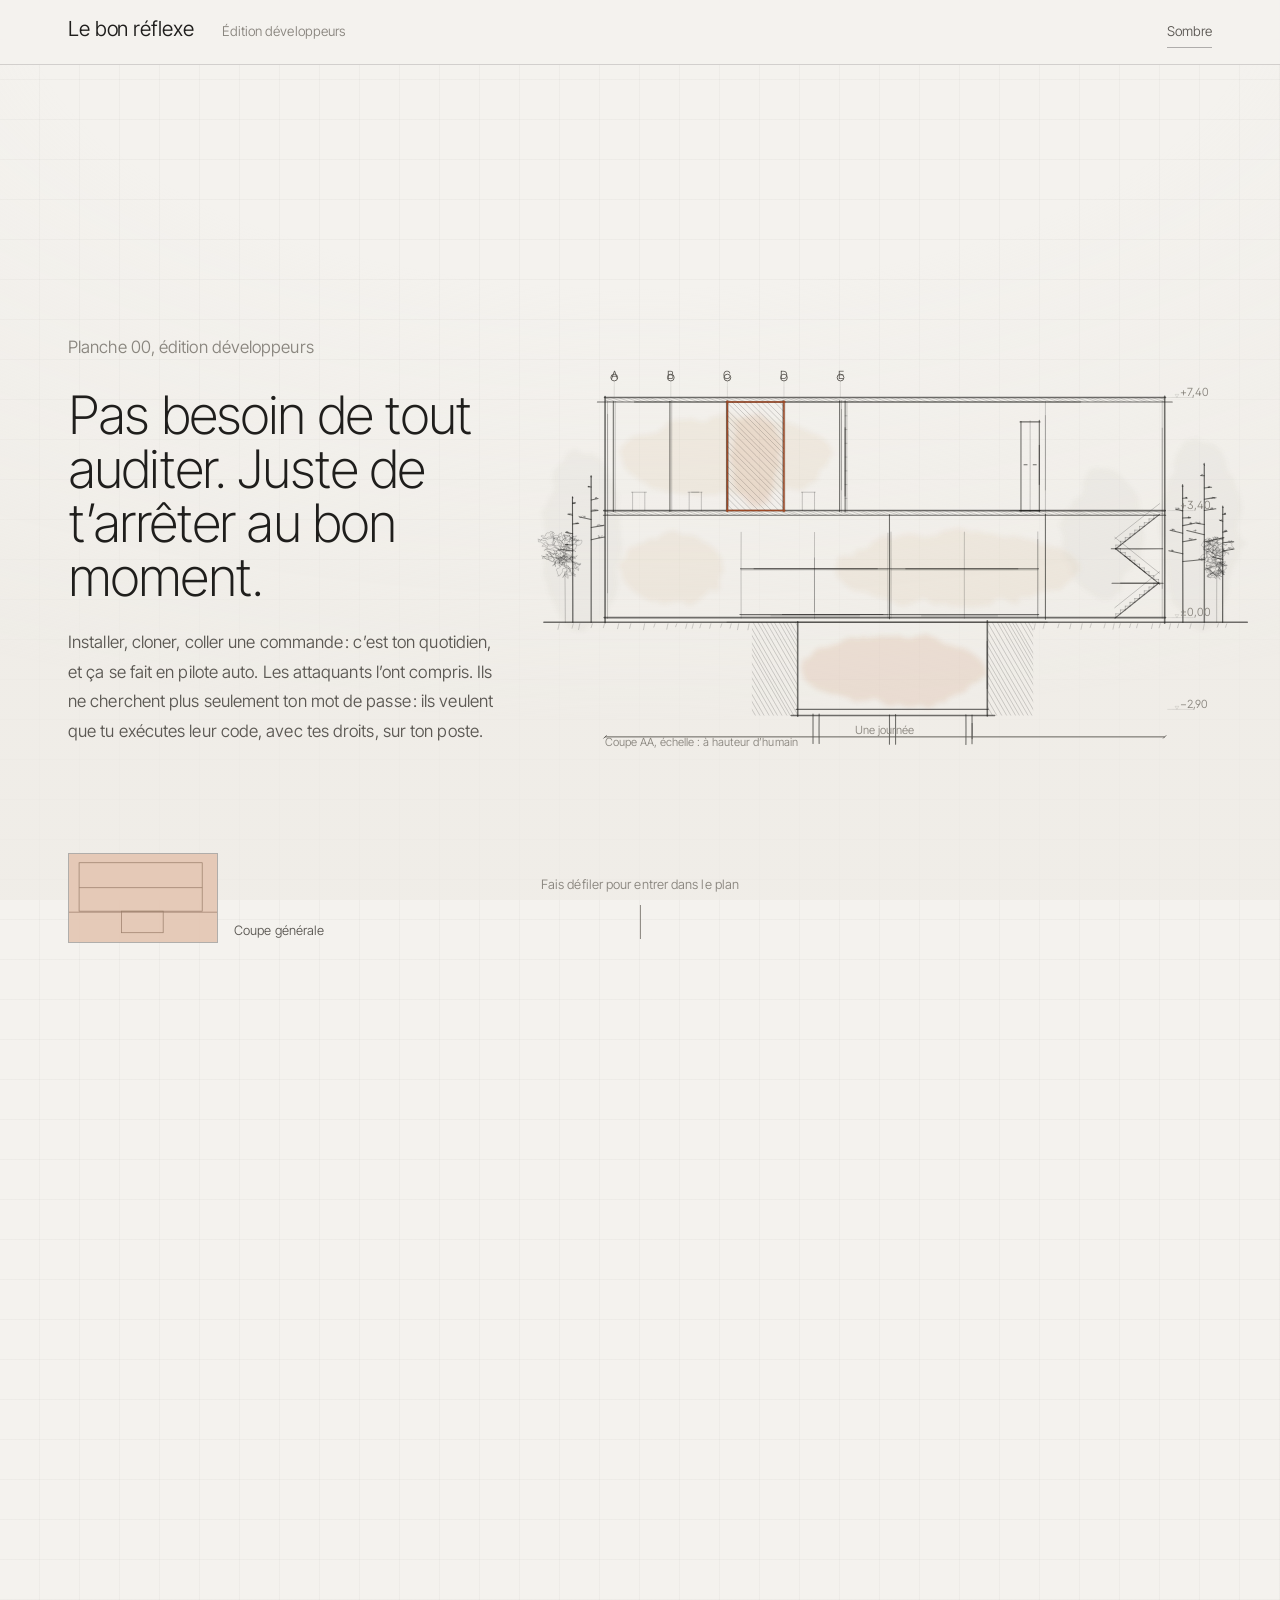
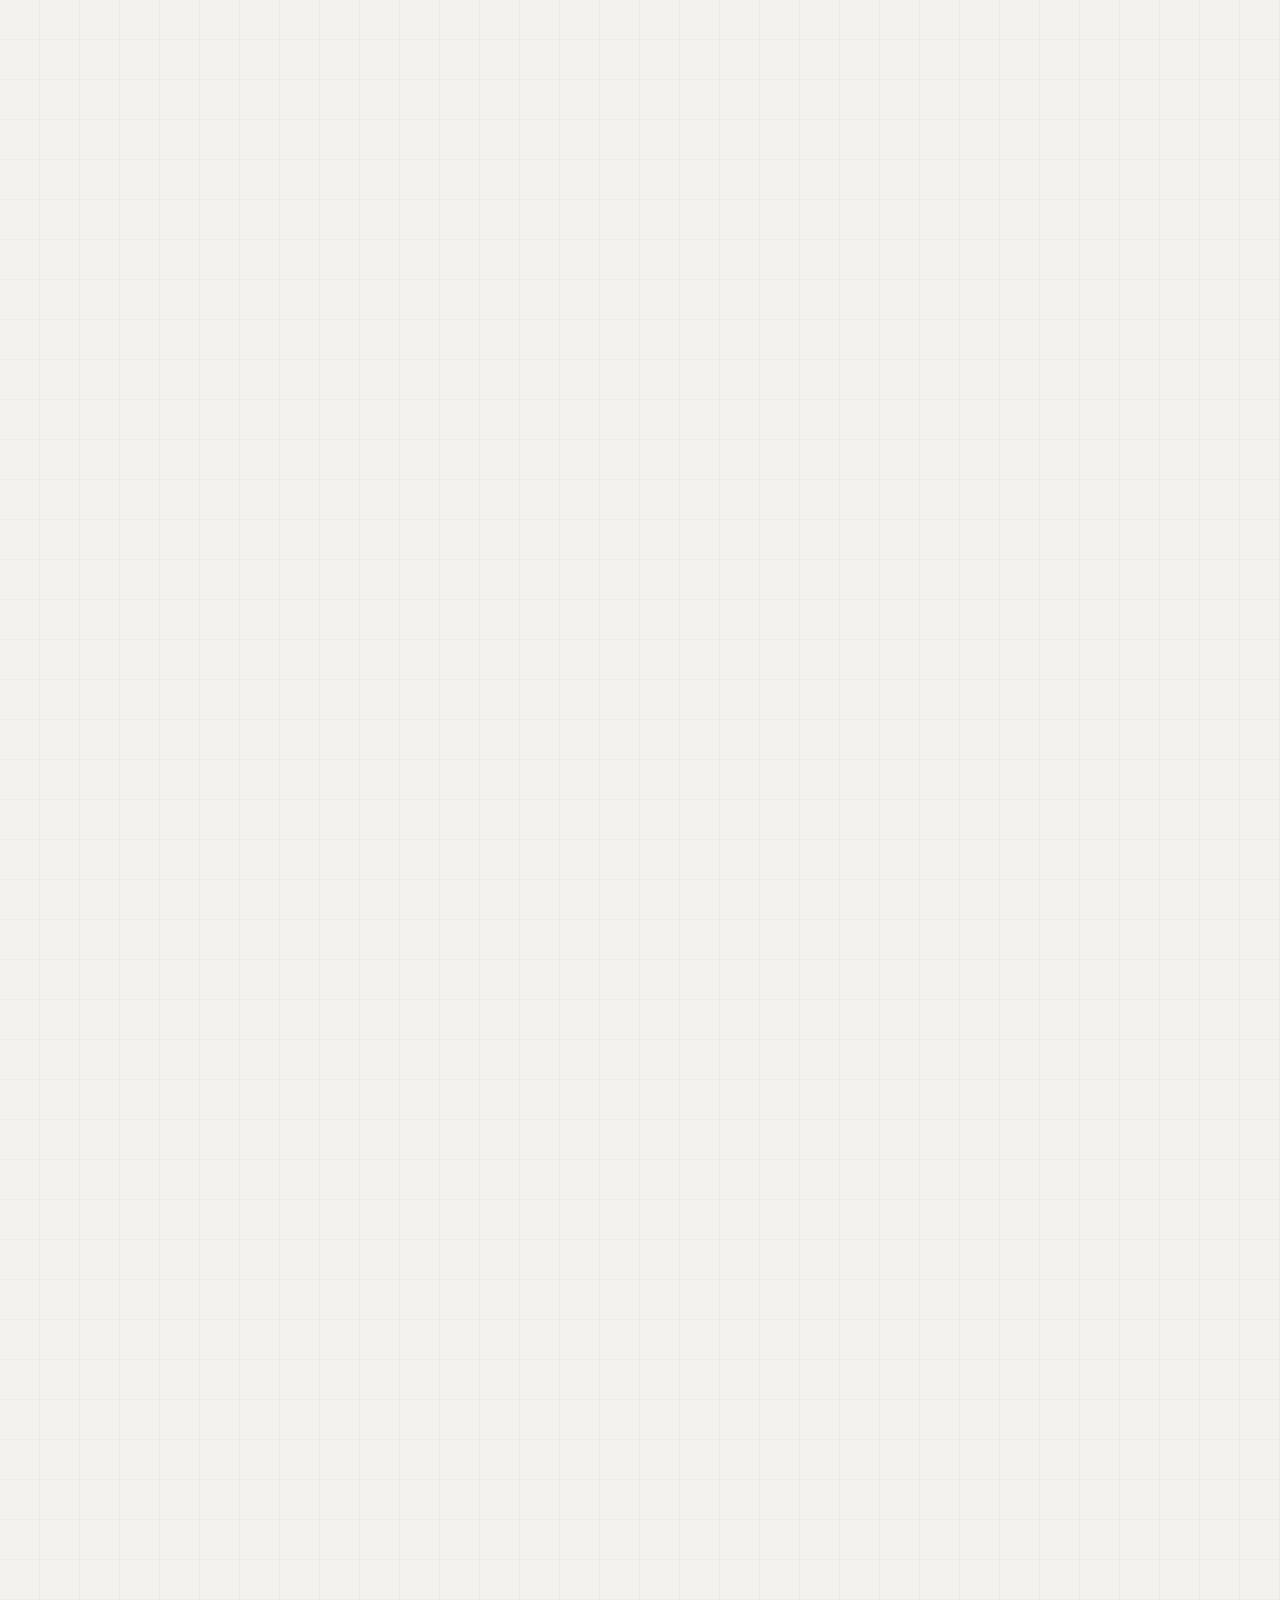
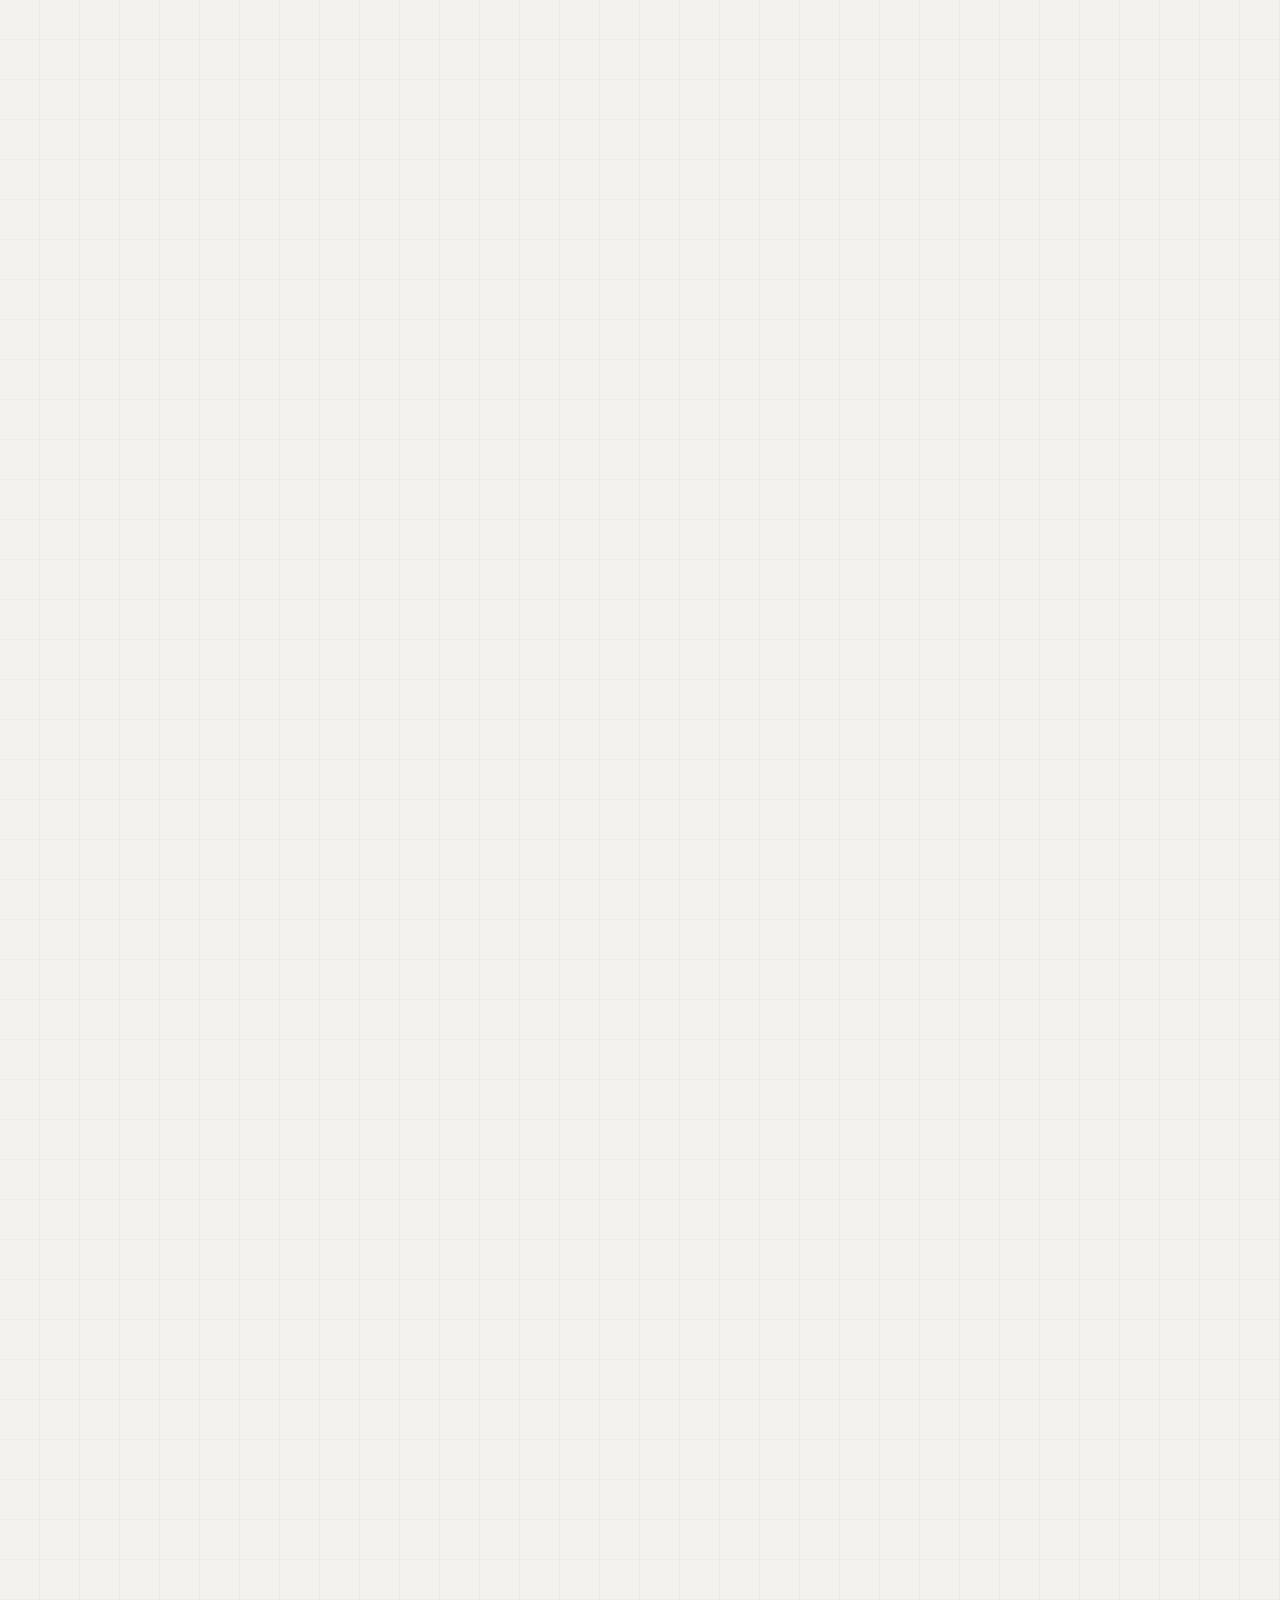
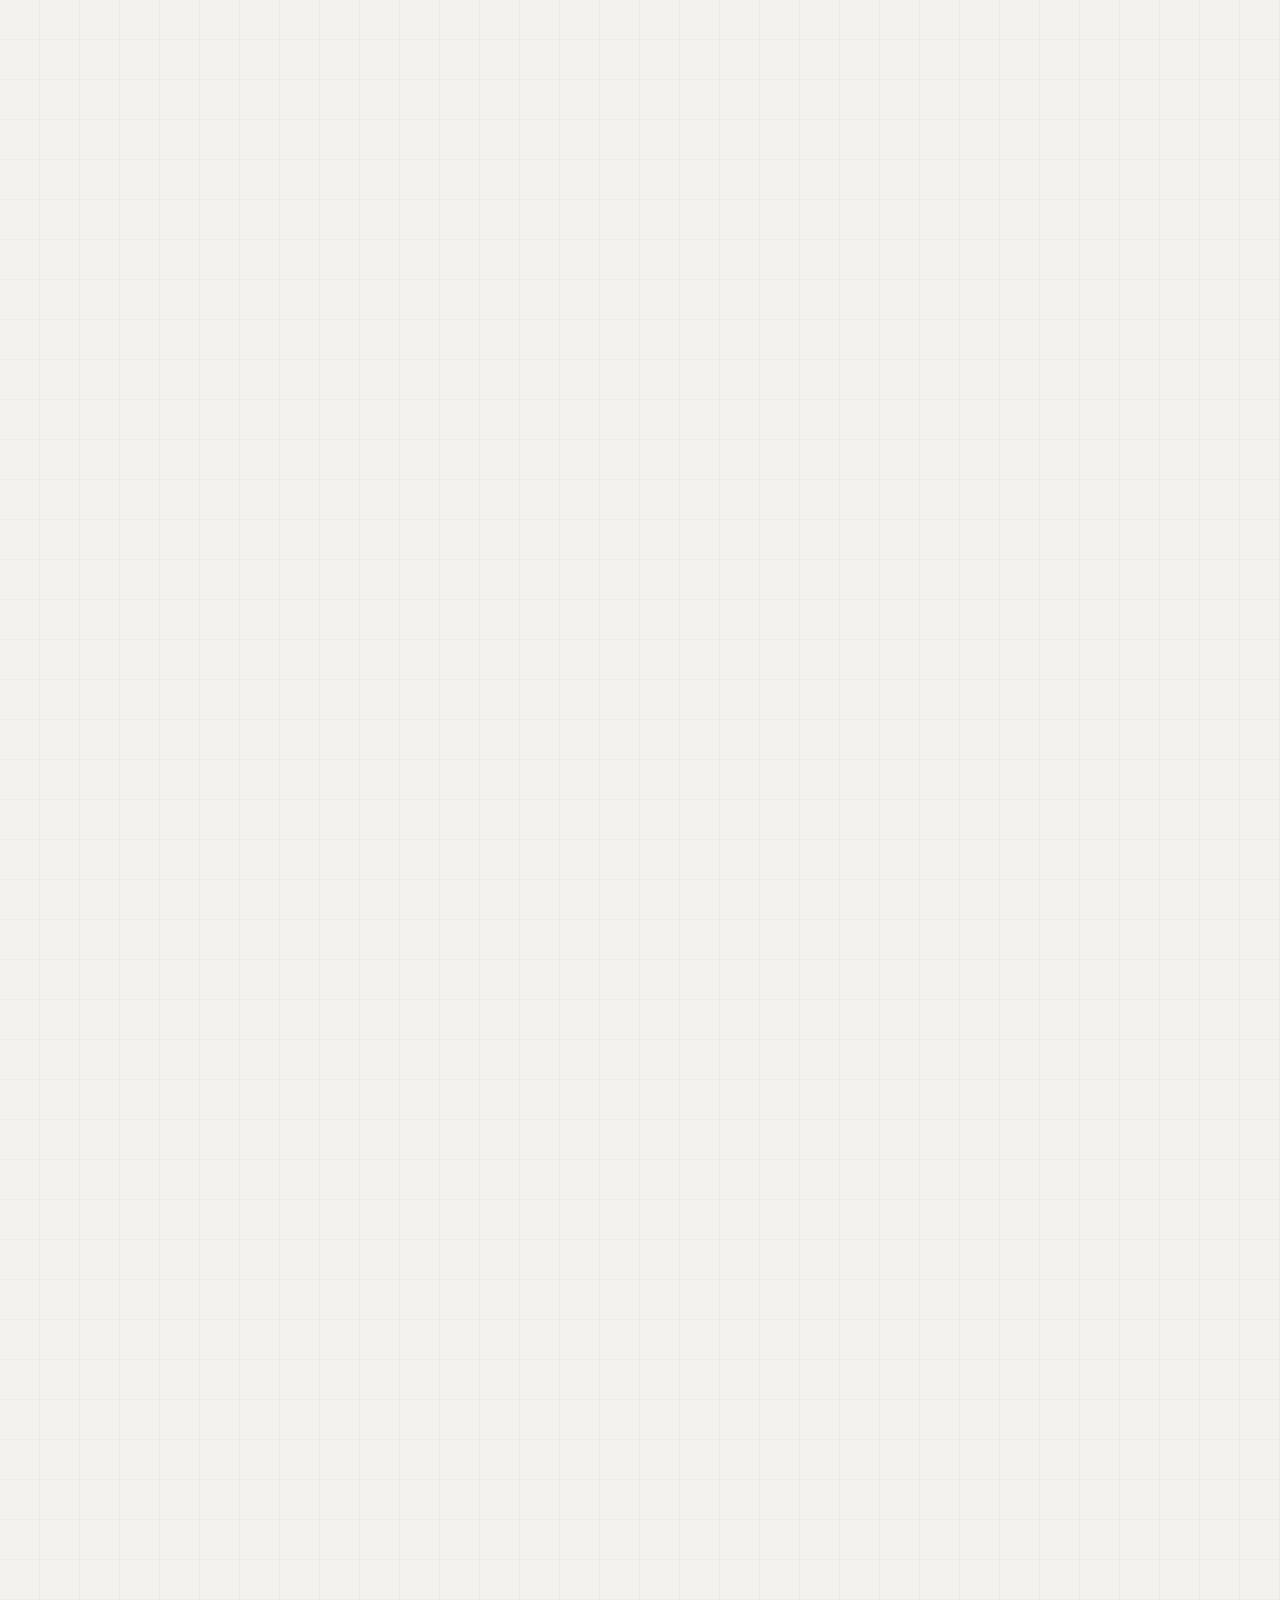
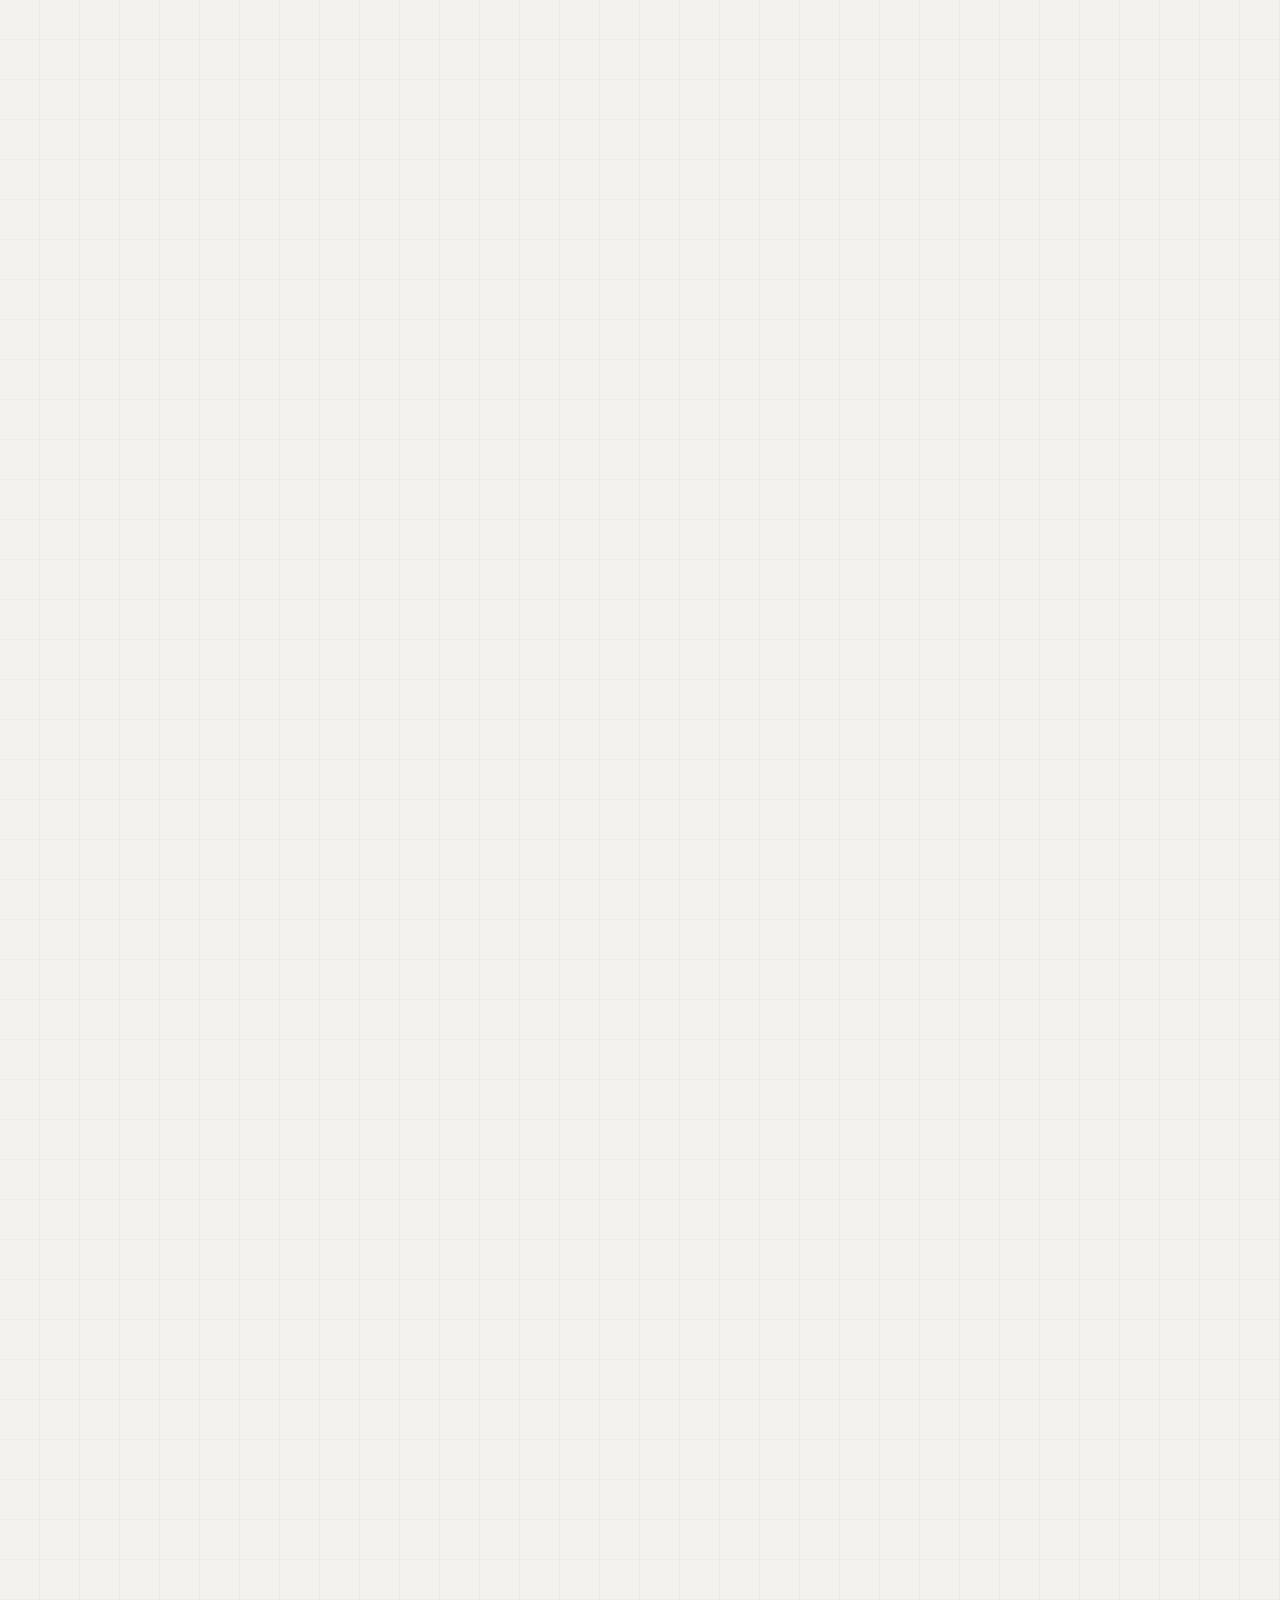
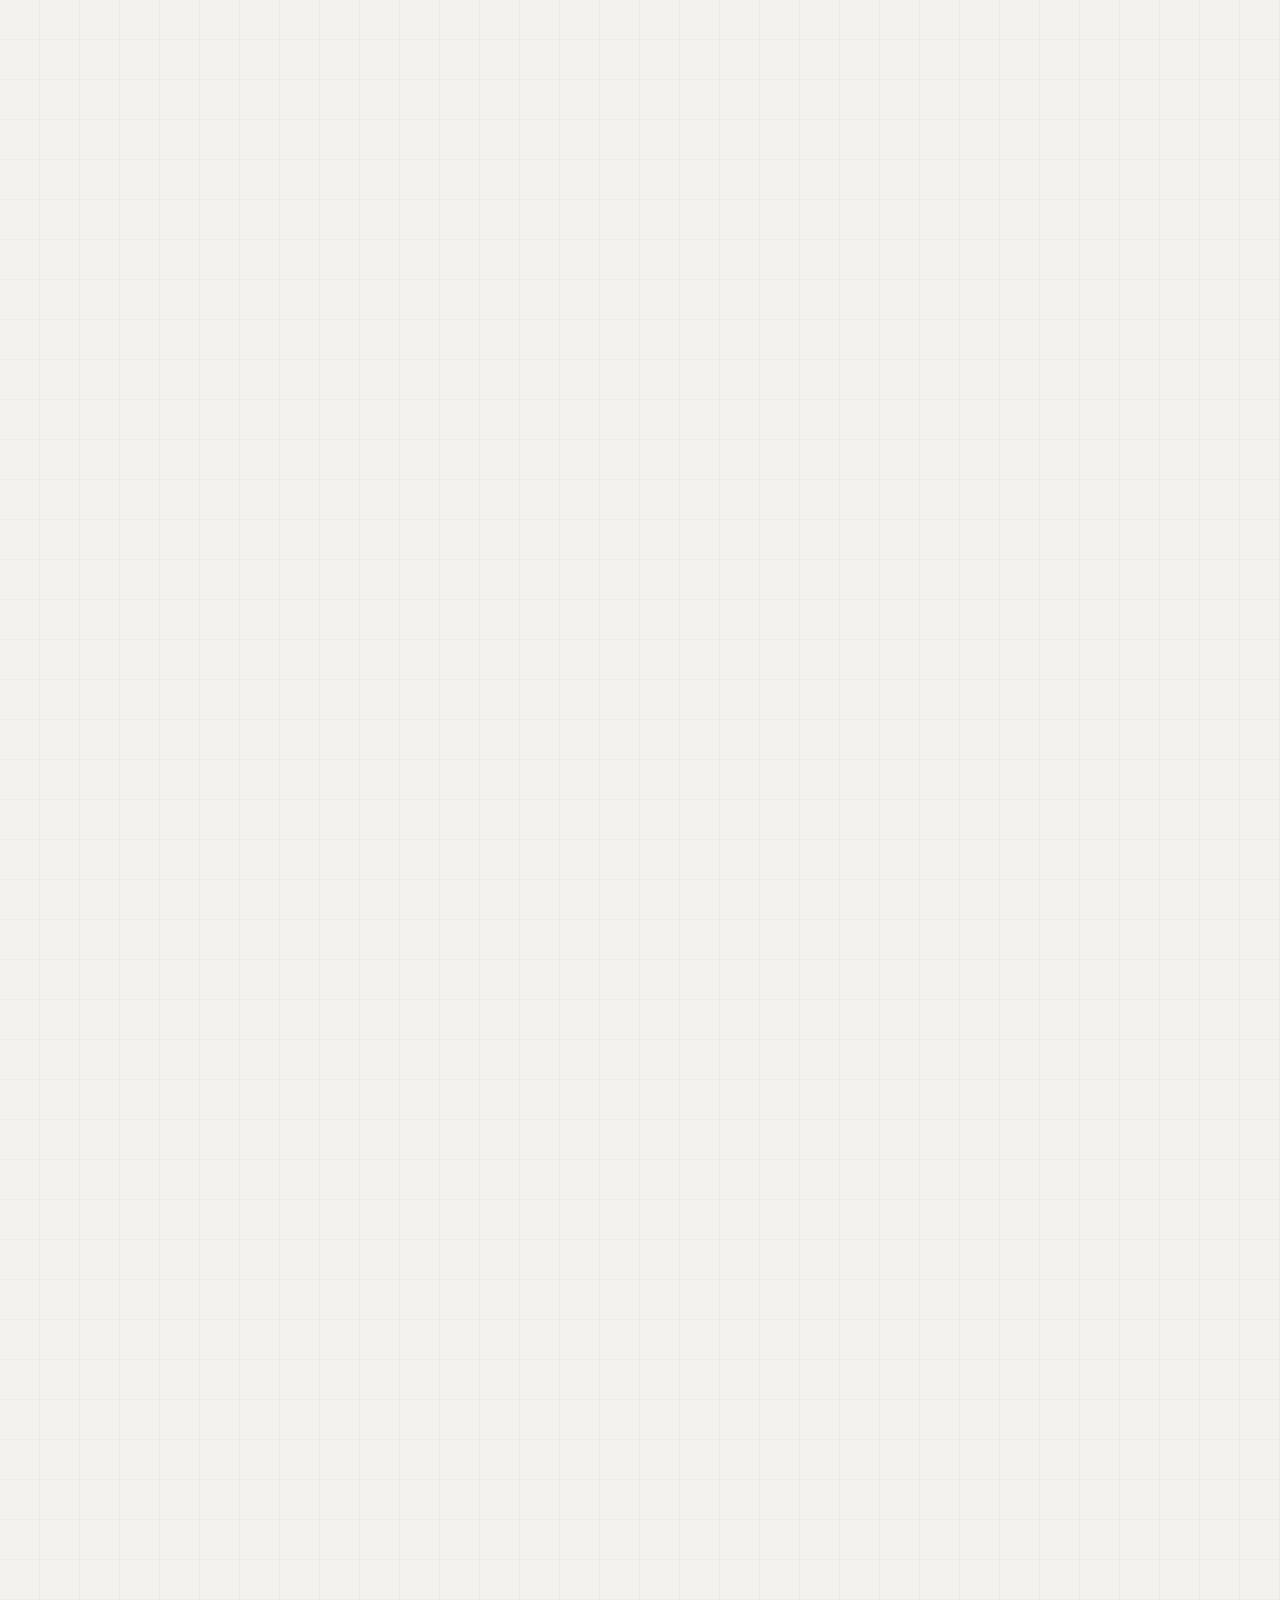
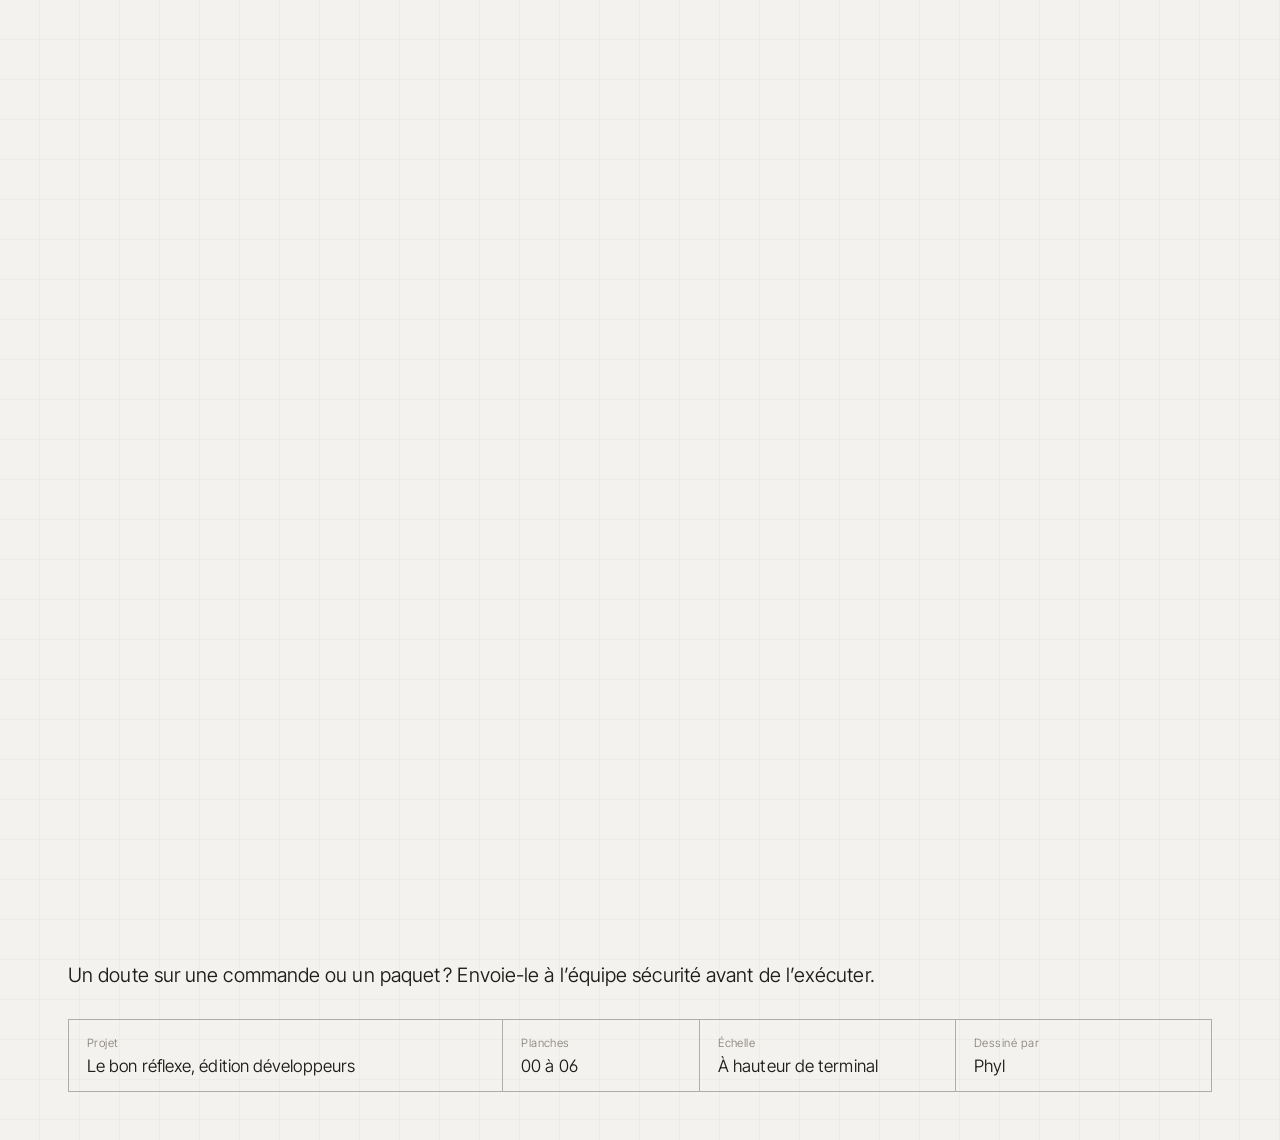
<file: dev.html>
<!doctype html>
<html lang="fr">
<head>
<meta charset="utf-8">
<meta name="viewport" content="width=device-width, initial-scale=1, viewport-fit=cover">
<title>Le bon réflexe, édition développeurs</title>
<link rel="preconnect" href="https://fonts.googleapis.com">
<link rel="preconnect" href="https://fonts.gstatic.com" crossorigin>
<link href="https://fonts.googleapis.com/css2?family=Inter+Tight:ital,wght@0,200..600;1,300..400&display=swap" rel="stylesheet">
<link rel="stylesheet" href="style.css">
</head>
<body>
<header class="bar">
  <div class="bar-in">
    <a class="mark" href="#top">Le bon réflexe</a>
    <span class="bar-meta">Édition développeurs</span>
    <button class="mode" id="modeBtn" type="button">Sombre</button>
  </div>
  <span class="progress" aria-hidden="true"><i id="prog"></i></span>
</header>

<main id="top" class="L">
    <div class="hero-text">
      <p class="sheet">Planche 00, édition développeurs</p>
      <h1>Pas besoin de tout auditer. Juste de t’arrêter au bon moment.</h1>
      <p class="lead">Installer, cloner, coller une commande : c’est ton quotidien, et ça se fait en pilote auto. Les attaquants l’ont compris. Ils ne cherchent plus seulement ton mot de passe : ils veulent que tu exécutes leur code, avec tes droits, sur ton poste.</p>
    </div>
    <figure class="plate">
      <svg class="drawing" id="pavilion" viewBox="0 0 1200 560" preserveAspectRatio="xMidYMid slice" role="img" aria-labelledby="pvT">
        <title id="pvT">Croquis d’un pavillon de verre dans une forêt. Une seule travée est colorée : le moment où tu reprends la main. Tout le reste du bâtiment représente le pilote auto.</title>
      </svg>
      <figcaption class="scale">
        <div class="scale-bar" id="scaleBar" aria-hidden="true"></div>
        <p class="scale-cap"><span class="key"></span>Échelle : une journée. En couleur, les quelques secondes où tu reprends la main.</p>
      </figcaption>
    </figure>

  <section class="s" id="s1" data-sketch="axo" data-cap="Planche 01, le principe">
    <div class="grid">
      <header class="s-head"><span class="num">01</span><h2>Le principe</h2></header>
      <ol class="bays">
        <li><span class="k">Phase 1</span><h3>Pilote auto</h3><p><code>npm install</code>, <code>git clone</code>, un bout de code copié depuis la doc : tu le fais cent fois par jour sans y penser. C’est normal.</p></li>
        <li><span class="k">Phase 2</span><h3>Un signal</h3><p>Quelque chose te pousse à exécuter, installer ou autoriser, en dehors de ton flux habituel.</p></li>
        <li class="manual"><span class="k">Phase 3</span><h3>Mode manuel</h3><p>Trente secondes : d’où vient ce code, et qu’est-ce qu’il va faire ?</p></li>
        <li><span class="k">Phase 4</span><h3>Retour au pilote auto</h3><p>Vérifié ? Tu continues. Douteux ? Tu signales, et tu continues.</p></li>
      </ol>
    </div>
  </section>

  <section class="s" id="s2" data-sketch="wall" data-cap="Planche 02, le signal">
    <div class="grid">
      <header class="s-head"><span class="num">02</span><h2>Le signal : exécuter, hors contexte</h2></header>
      <div class="body">
        <p class="intro">Du code malveillant ressemble à du code légitime : même syntaxe, même commande d’installation, parfois le vrai nom du projet à une lettre près. Ce qui le trahit, c’est le contexte : quelqu’un veut que tu exécutes quelque chose, maintenant.</p>
        <div class="cols">
          <div><h3>On te demande de…</h3><ul class="lines"><li>coller une commande dans un terminal ou dans Exécuter</li><li>lancer un <code>curl … | bash</code> ou un installeur</li><li>installer un paquet, une extension, une dépendance</li><li>autoriser une app OAuth ou entrer un code d’appareil</li></ul></div>
          <div><h3>Et le contexte cloche…</h3><ul class="lines"><li>une page web qui veut passer par ton terminal</li><li>un domaine presque juste</li><li>une urgence : « ton token expire aujourd’hui »</li><li>un inconnu : recruteur, contributeur, issue sortie de nulle part</li></ul></div>
        </div>
        <p class="rule">Exécuter, plus un contexte inattendu : tu passes en manuel.</p>
        <p class="rule-sub">Dans le doute, une seule question : est-ce que j’ai moi-même décidé d’exécuter ça, depuis une source que je connais ?</p>
      </div>
    </div>
  </section>

  <section class="s" id="s3" data-sketch="stair">
    <div class="grid">
      <header class="s-head"><span class="num">03</span><h2>En manuel : trois gestes</h2></header>
      <ol class="gest">
        <li><span class="n">1</span><h3>Stop</h3><p>Ne colle rien, n’exécute rien. Une page web n’a jamais besoin de ton terminal pour vérifier que tu es humain.</p></li>
        <li><span class="n">2</span><h3>Lis avant d’exécuter</h3><p>Récupère la commande sur la doc officielle, en tapant le domaine toi-même. Pour un script, télécharge-le, lis-le, puis décide.</p></li>
        <li><span class="n">3</span><h3>Relâche</h3><p>Légitime ? Installe et continue. Douteux ? Signale-le à l’équipe sécurité avec l’URL, la commande ou le paquet.</p></li>
      </ol>
    </div>
  </section>

  <section class="s" id="s4" data-sketch="axo2" data-cap="Planche 04, les pièges à connaître">
    <div class="grid">
      <header class="s-head"><span class="num">04</span><h2>Les pièges à connaître</h2></header>
      <ul class="notes">
        <li><h3>Le faux CAPTCHA qui te fait coller une commande</h3><p>« Appuie sur Win + R, puis Ctrl + V, puis Entrée », ou « colle ceci dans ton Terminal » : c’est ClickFix. La page a déjà copié la commande dans ton presse-papiers.</p></li>
        <li><h3><code>curl | bash</code> depuis un domaine presque juste</h3><p>Le format est légitime, c’est le domaine qui ment. De fausses annonces ont déjà imité la page d’installation de Homebrew. Vérifie le domaine caractère par caractère.</p></li>
        <li><h3>Un paquet au nom presque juste</h3><p>Typosquatting, ou nom inventé par une IA puis enregistré par un attaquant. Avant d’installer : éditeur, âge du paquet, nombre de téléchargements.</p></li>
        <li><h3><code>npm install</code> exécute du code</h3><p>Les scripts <code>preinstall</code> et <code>postinstall</code> tournent avec tes droits. Pour un dépôt inconnu : <code>--ignore-scripts</code>, ou un conteneur jetable.</p></li>
        <li><h3>Le test technique d’un recruteur</h3><p>« Clone ce projet et lance-le » : technique connue pour infecter les postes de développeurs. Lance-le dans une VM ou un conteneur, jamais sur ta machine de travail.</p></li>
        <li><h3>Le mail « mets à jour ta 2FA npm »</h3><p>En 2025, un faux domaine de support npm a suffi pour prendre le compte d’un mainteneur de paquets très utilisés. Tokens et 2FA se gèrent sur le site officiel, jamais via un lien.</p></li>
        <li><h3>Un code d’appareil que tu n’as pas demandé</h3><p>Le phishing par code d’appareil passe par la vraie page de connexion. Si tu n’as pas lancé la connexion, n’entre pas le code. Pareil pour une app OAuth qui veut tes dépôts.</p></li>
        <li><h3>Extensions et GitHub Actions : du code tiers</h3><p>Des Actions populaires ont déjà été compromises. Épingle-les par SHA de commit, et vérifie l’éditeur d’une extension avant de l’installer.</p></li>
      </ul>
    </div>
  </section>

  <section class="s" id="s5" data-sketch="wall2" data-cap="Planche 05, ce que tu risques">
    <div class="grid">
      <header class="s-head"><span class="num">05</span><h2>Ce que tu risques, toi</h2></header>
      <ul class="risks">
        <li><h3>Tes secrets</h3><p>Clés SSH, tokens, fichiers <code>.env</code>, cookies de session : volés en quelques secondes.</p></li>
        <li><h3>Tes comptes</h3><p>GitHub, npm, cloud, gestionnaire de mots de passe : tout ce qui est ouvert sur ton poste.</p></li>
        <li><h3>Ton nom sur du code piégé</h3><p>Ton compte publie une version malveillante, et d’autres l’installent en te faisant confiance.</p></li>
        <li><h3>Tes collègues</h3><p>Depuis ton poste, l’attaquant rebondit sur les dépôts, la CI, puis le reste.</p></li>
        <li><h3>Ta machine, enrôlée</h3><p>Recrutée dans un réseau de machines piratées pour attaquer hôpitaux, services publics ou entreprises.</p></li>
        <li><h3>Ton temps</h3><p>Tous les secrets à renouveler, le poste à réinstaller, et le stress qui va avec.</p></li>
      </ul>
    </div>
  </section>

  <section class="s" id="s6" data-sketch="frame" data-cap="Planche 06, la sortie">
    <div class="grid">
      <header class="s-head"><span class="num">06</span><h2>Tu as exécuté ? Agis vite, sans honte</h2></header>
      <div class="body">
        <ol class="fix">
          <li><p><b>Coupe le réseau</b> de la machine, sans l’éteindre.</p></li>
          <li><p><b>Préviens l’équipe sécurité tout de suite</b>, avec la commande, l’URL ou le paquet en cause.</p></li>
          <li><p><b>Renouvelle tes secrets depuis une autre machine</b> : tokens, clés SSH, sessions.</p></li>
          <li><p><b>Ne nettoie pas toi-même</b> : supprimer des fichiers efface les traces dont l’équipe a besoin.</p></li>
        </ol>
        <p class="closing">Personne ne te reprochera d’avoir collé une commande. Ce qui coûte cher, c’est de te taire.</p>
      </div>
    </div>
  </section>
</main>

<footer class="foot">
  <div class="wrap">
    <p class="foot-line">Un doute sur une commande ou un paquet ? Envoie-le à l’équipe sécurité avant de l’exécuter.</p>
    <dl class="cartouche">
      <div><dt>Projet</dt><dd>Le bon réflexe, édition développeurs</dd></div>
      <div><dt>Planches</dt><dd>00 à 06</dd></div>
      <div><dt>Échelle</dt><dd>À hauteur de terminal</dd></div>
      <div><dt>Dessiné par</dt><dd>Phyl</dd></div>
    </dl>
  </div>
</footer>

<script src="app.js" defer></script>
</body>
</html>
</file>
<file: style.css>
:root{
  color-scheme:light;
  --paper:#F4F2EE; --paper-2:#EDEAE4; --ink:#1F1E1C; --ink-2:#5C5954; --ink-3:#8A867F;
  --hair:rgba(31,30,28,.16); --hair-2:rgba(31,30,28,.32); --grid:rgba(31,30,28,.028);
  --sketch:rgba(31,30,28,.62); --sketch-2:rgba(31,30,28,.28); --overlay:rgba(31,30,28,.30);
  --rust:#9E4A27; --rust-ink:#8E3F1F; --wash-rust:rgba(196,110,62,.30); --wash-ochre:rgba(206,160,104,.24); --wash-grey:rgba(120,118,112,.11); --mist:#F4F2EE;
  --f-display:"Inter Tight",system-ui,-apple-system,"Segoe UI",sans-serif; --f-body:"Inter Tight",system-ui,-apple-system,"Segoe UI",sans-serif; --f-anno:"Inter Tight",system-ui,sans-serif;
  --w-display:250; --w-head:350; --ls-display:-.035em; --w-body:350; --w-strong:550; --fs-d:.9; --anno-style:normal;
  --ease:cubic-bezier(.22,.61,.36,1);
  interpolate-size:allow-keywords;
}

@media (prefers-color-scheme:dark){
  :root:not([data-theme="light"]){
    color-scheme:dark;
    --paper:#54575A; --paper-2:#4C4F52; --ink:#F6F5F1; --ink-2:#DEDDD8; --ink-3:#B9B8B3;
    --hair:rgba(255,255,255,.18); --hair-2:rgba(255,255,255,.36); --grid:rgba(255,255,255,.035);
    --sketch:rgba(255,255,255,.86); --sketch-2:rgba(255,255,255,.42); --overlay:rgba(255,255,255,.40);
    --rust:#F0B08A; --rust-ink:#F6C3A4; --wash-rust:rgba(240,160,115,.30); --wash-ochre:rgba(236,200,150,.18); --wash-grey:rgba(255,255,255,.07); --mist:#54575A;
  }
}
:root[data-theme="dark"]{
  color-scheme:dark;
  --paper:#54575A; --paper-2:#4C4F52; --ink:#F6F5F1; --ink-2:#DEDDD8; --ink-3:#B9B8B3;
  --hair:rgba(255,255,255,.18); --hair-2:rgba(255,255,255,.36); --grid:rgba(255,255,255,.035);
  --sketch:rgba(255,255,255,.86); --sketch-2:rgba(255,255,255,.42); --overlay:rgba(255,255,255,.40);
  --rust:#F0B08A; --rust-ink:#F6C3A4; --wash-rust:rgba(240,160,115,.30); --wash-ochre:rgba(236,200,150,.18); --wash-grey:rgba(255,255,255,.07); --mist:#54575A;
}
:root{ box-sizing:border-box; padding-top:env(safe-area-inset-top,0px); padding-bottom:env(safe-area-inset-bottom,0px); }
*,*::before,*::after{ box-sizing:inherit; }
html{ scroll-padding-top:calc(env(safe-area-inset-top,0px) + 72px); scroll-behavior:smooth; -webkit-text-size-adjust:100%; }
html,body{ overflow-x:clip; }
body{ margin:0; background-color:var(--paper); color:var(--ink); font-family:var(--f-body); font-weight:var(--w-body); font-size:17px; line-height:1.7; letter-spacing:.005em;
  background-image:linear-gradient(var(--grid) 1px,transparent 1px),linear-gradient(90deg,var(--grid) 1px,transparent 1px);
  background-size:40px 40px; background-position:-1px -1px; transition:background-color .6s var(--ease), color .6s var(--ease);
  -webkit-font-smoothing:antialiased; text-rendering:optimizeLegibility; font-feature-settings:"kern","liga","ss01"; }
body::before{ content:""; position:fixed; inset:0 0 auto; height:env(safe-area-inset-top,0px); z-index:41; background:var(--paper); }
body::after{ content:""; position:fixed; inset:0; pointer-events:none; z-index:-1; background:radial-gradient(120% 80% at 50% 0%,transparent 40%,var(--paper-2) 100%); opacity:.7; }
h1,h2,h3,p{ margin:0; }
ul,ol{ margin:0; padding:0; list-style:none; }
a{ color:inherit; }
code{ font-family:ui-monospace,SFMono-Regular,Menlo,monospace; font-size:.84em; letter-spacing:0; overflow-wrap:anywhere; color:var(--ink); }
b{ font-weight:var(--w-strong); }
:focus-visible{ outline:1.5px solid var(--rust); outline-offset:4px; }

.wrap{ max-width:1240px; margin:0 auto; padding:0 48px; }

/* barre */
.bar{ position:sticky; top:env(safe-area-inset-top,0px); z-index:40; background:color-mix(in srgb,var(--paper) 88%,transparent); backdrop-filter:blur(10px); -webkit-backdrop-filter:blur(10px); }
.bar-in{ max-width:1240px; margin:0 auto; padding:16px 48px; display:flex; align-items:baseline; gap:28px; }
.mark{ font-family:var(--f-display); font-weight:var(--w-head); font-size:calc(var(--fs-d) * 23px); line-height:1; text-decoration:none; letter-spacing:-.005em; }
.bar-meta{ flex:1; font-size:13.5px; color:var(--ink-3); }
.mode{ appearance:none; background:none; border:0; padding:4px 0; font:inherit; font-size:13.5px; color:var(--ink-2); cursor:pointer; border-bottom:1px solid var(--hair-2); transition:color .3s, border-color .3s; }
.mode:hover{ color:var(--ink); border-color:var(--ink); }
.progress{ display:block; height:1px; background:var(--hair); }
.progress i{ display:block; height:1px; width:100%; background:var(--ink); transform-origin:left; transform:scaleX(0); }

/* héros */
.sheet{ font-family:var(--f-anno); font-style:var(--anno-style); font-size:17px; color:var(--ink-3); margin-bottom:26px; }
.hero-text h1{ font-family:var(--f-display); font-weight:var(--w-display); font-size:calc(var(--fs-d) * clamp(44px,6.6vw,100px)); line-height:1.02; letter-spacing:var(--ls-display); max-width:17ch; }
.lead{ margin-top:34px; max-width:52ch; font-size:clamp(17px,1.5vw,19px); line-height:1.75; color:var(--ink-2); }
.drawing{ display:block; width:100%; height:auto; max-height:76vh; overflow:visible; }
.scale{ padding-top:6px; }
.scale-bar{ height:46px; position:relative; }
.scale-bar svg{ display:block; width:100%; height:100%; overflow:visible; }
.scale-cap{ margin-top:10px; font-size:13.5px; color:var(--ink-3); display:flex; align-items:center; gap:10px; }
.key{ width:18px; height:7px; background:var(--rust); flex:none; }

/* tracé des croquis */
.pl{ fill:none; stroke:var(--sketch); stroke-width:1; stroke-linecap:round; stroke-linejoin:round; }
.pl.f{ stroke:var(--sketch-2); stroke-width:.8; }
.pl.h{ stroke:var(--sketch-2); stroke-width:.7; }
.pl.b{ stroke-width:1.6; }
.pl.r{ stroke:var(--rust); stroke-width:1.3; }
.pl.t{ stroke:var(--sketch); stroke-width:.9; }
.pl.ax{ stroke:var(--hair-2); stroke-width:.7; stroke-dasharray:1; }
.drawn .pl.ax{ stroke-dasharray:1; }
.fig{ fill:var(--sketch); opacity:0; transition:opacity 1.6s var(--ease) 2.6s; }
.go .fig{ opacity:.82; }
.light-g{ opacity:0; transition:opacity 1.8s var(--ease) 3s; }
.go .light-g{ opacity:1; }
.bubble{ fill:var(--paper); stroke:var(--ink-2); stroke-width:.9; }
.bubble-t{ font-family:var(--f-body); font-size:11px; fill:var(--ink-2); }
.lvl{ fill:none; stroke:var(--ink-2); stroke-width:.9; }
.lvl-l{ stroke:var(--hair-2); stroke-width:.7; stroke-dasharray:3 4; }
.lvl-t{ font-family:var(--f-body); font-size:11.5px; fill:var(--ink-3); }
.drawn .pl{ stroke-dasharray:1; stroke-dashoffset:1; }
.drawn.go .pl{ animation:draw var(--dur,1.6s) var(--ease) var(--d,0s) forwards; }
@keyframes draw{ to{ stroke-dashoffset:0; } }
.wash{ opacity:0; transition:opacity 3.2s var(--ease); }
.go .wash{ opacity:1; }
.w-rust{ fill:var(--wash-rust); } .w-ochre{ fill:var(--wash-ochre); } .w-grey{ fill:var(--wash-grey); }
.bay-fill{ fill:var(--wash-rust); }
.anno{ font-family:var(--f-anno); font-style:var(--anno-style); font-weight:var(--w-head); font-size:calc(var(--fs-d) * 20px); fill:var(--ink); }
.anno,.anno-s{ paint-order:stroke; stroke:var(--paper); stroke-width:6px; stroke-linejoin:round; }
.anno-s{ font-family:var(--f-body); font-size:12.5px; fill:var(--ink-3); letter-spacing:.02em; }
.anno-g,.anno-g2{ opacity:0; transition:opacity 1.6s var(--ease) 3.4s; }
.go .anno-g,.go .anno-g2{ opacity:1; }
.sb-tick{ stroke:var(--ink-2); stroke-width:1; }
.sb-fill{ fill:var(--ink); } .sb-empty{ fill:none; stroke:var(--ink); stroke-width:1; }
.sb-sig{ fill:var(--rust); }
.sb-t{ font-family:var(--f-body); font-size:11.5px; fill:var(--ink-3); }
.sb-mark{ fill:var(--rust); opacity:0; transition:opacity 1s var(--ease); }
.go .sb-mark{ opacity:1; }

/* sections */
.s .overlay{ position:absolute; z-index:-1; pointer-events:none; opacity:.9; }
.s .overlay .pl{ stroke:var(--overlay); stroke-width:1.1; }
.s .overlay .pl.h{ stroke:var(--overlay); stroke-width:.6; opacity:.8; }
.s-head::before{ content:""; position:absolute; left:0; right:0; top:0; height:1px; background:var(--ink); transform-origin:left; }
.num{ display:block; font-family:var(--f-anno); font-style:var(--anno-style); font-size:18px; color:var(--ink-3); margin-bottom:8px; }
.s-head h2{ font-family:var(--f-display); font-weight:var(--w-head); font-size:calc(var(--fs-d) * clamp(32px,3.4vw,48px)); line-height:1.08; letter-spacing:var(--ls-display); max-width:11ch; }
h3{ font-family:var(--f-body); font-weight:var(--w-strong); font-size:16.5px; line-height:1.4; letter-spacing:.005em; }

/* principe : travées */
.bays{ display:grid; grid-template-columns:repeat(2,minmax(0,1fr)); border-top:1px solid var(--hair-2); }
.bays li{ position:relative; padding:24px 28px 36px 0; border-bottom:1px solid var(--hair); }
.bays li:nth-child(even){ padding-left:28px; padding-right:0; border-left:1px solid var(--hair); }
.bays .k{ display:block; font-family:var(--f-anno); font-style:var(--anno-style); font-size:16px; color:var(--ink-3); margin-bottom:10px; }
.bays h3{ font-family:var(--f-display); font-weight:var(--w-head); font-size:calc(var(--fs-d) * 28px); letter-spacing:var(--ls-display); margin-bottom:10px; }
.bays p{ color:var(--ink-2); font-size:16px; }
.bays .manual::before{ content:""; position:absolute; inset:0; z-index:-1; background:repeating-linear-gradient(45deg,transparent 0 9px,var(--hair) 9px 10px), linear-gradient(var(--wash-rust),var(--wash-rust)); opacity:.75; -webkit-mask:linear-gradient(90deg,transparent,#000 22%,#000 78%,transparent); mask:linear-gradient(90deg,transparent,#000 22%,#000 78%,transparent); }
.bays .manual .k{ color:var(--rust-ink); }

/* signal */
.intro{ font-size:19px; line-height:1.7; color:var(--ink); max-width:56ch; }
.cols{ display:grid; grid-template-columns:1fr 1fr; gap:40px; margin-top:48px; }
.cols h3{ font-family:var(--f-anno); font-style:var(--anno-style); font-weight:var(--w-head); font-size:20px; color:var(--ink-2); margin-bottom:10px; }
.lines li{ padding:13px 0; border-top:1px solid var(--hair); color:var(--ink); }
.lines li:last-child{ border-bottom:1px solid var(--hair); }
.rule{ margin-top:72px; font-family:var(--f-display); font-weight:var(--w-head); font-size:calc(var(--fs-d) * clamp(30px,3.4vw,46px)); line-height:1.14; letter-spacing:var(--ls-display); max-width:20ch; }
.rule::before{ content:""; display:block; width:56px; height:1px; background:var(--rust); margin-bottom:26px; }
.rule-sub{ margin-top:18px; color:var(--ink-2); max-width:52ch; }
/* gestes */
.gest{ display:grid; grid-template-columns:repeat(3,minmax(0,1fr)); gap:0; border-top:1px solid var(--hair-2); }
.gest li{ padding:26px 26px 10px 0; }
.gest li + li{ padding-left:26px; border-left:1px solid var(--hair); }
.gest .n{ display:block; font-family:var(--f-display); font-weight:var(--w-display); font-size:calc(var(--fs-d) * 64px); line-height:1; color:var(--ink-3); margin-bottom:18px; }
.gest li:nth-child(1) .n{ color:var(--rust); }
.gest h3{ margin-bottom:8px; }
.gest p{ color:var(--ink-2); font-size:16px; }

/* astuces */
.notes{ display:grid; grid-template-columns:1fr 1fr; column-gap:40px; }
.notes li{ position:relative; padding:24px 0 28px; border-top:1px solid var(--hair); }
.notes li::before{ content:""; position:absolute; left:0; top:-1px; height:1px; width:0; background:var(--ink); transition:width .8s var(--ease); }
.notes li:hover::before{ width:100%; }
.notes h3{ margin-bottom:8px; }
.notes p{ color:var(--ink-2); font-size:15.5px; }

/* risques */
.risks{ display:grid; grid-template-columns:repeat(3,minmax(0,1fr)); border-top:1px solid var(--hair-2); }
.risks li{ padding:24px 22px 30px 0; border-bottom:1px solid var(--hair); }
.risks li:not(:nth-child(3n+1)){ padding-left:22px; border-left:1px solid var(--hair); }
.risks h3{ font-family:var(--f-display); font-weight:var(--w-head); font-size:calc(var(--fs-d) * 26px); letter-spacing:var(--ls-display); margin-bottom:8px; }
.risks p{ color:var(--ink-2); font-size:15.5px; }

/* tu as cliqué */
.fix{ counter-reset:f; border-top:1px solid var(--hair-2); }
.fix li{ counter-increment:f; display:grid; grid-template-columns:56px minmax(0,1fr); padding:20px 0; border-bottom:1px solid var(--hair); color:var(--ink-2); }
.fix li::before{ content:counter(f); font-family:var(--f-display); font-weight:var(--w-display); font-size:calc(var(--fs-d) * 30px); line-height:1; color:var(--ink-3); }
.fix b{ color:var(--ink); }
.closing{ margin-top:64px; font-family:var(--f-anno); font-weight:var(--w-head); font-style:var(--anno-style); font-size:calc(var(--fs-d) * clamp(28px,3vw,40px)); line-height:1.2; max-width:22ch; }

/* pied */
.foot{ margin-top:clamp(110px,16vh,180px); padding-bottom:48px; }
.foot-line{ font-family:var(--f-display); font-weight:var(--w-head); font-size:calc(var(--fs-d) * 22px); padding-bottom:26px; }
.cartouche{ margin:0; display:grid; grid-template-columns:2.2fr 1fr 1.3fr 1.3fr; border:1px solid var(--hair-2); }
.cartouche div{ padding:14px 18px; border-left:1px solid var(--hair-2); }
.cartouche div:first-child{ border-left:0; }
.cartouche dt{ font-size:11.5px; color:var(--ink-3); letter-spacing:.04em; margin-bottom:2px; }
.cartouche dd{ margin:0; font-family:var(--f-display); font-weight:var(--w-head); font-size:calc(var(--fs-d) * 19px); line-height:1.3; }

/* apparitions */
html.js .s .s-head::before{ transform:scaleX(0); transition:transform 1.4s var(--ease); }
html.js .s.in .s-head::before{ transform:scaleX(1); }
html.js .s .rv{ opacity:0; transform:translateY(14px); transition:opacity 1.1s var(--ease), transform 1.1s var(--ease); transition-delay:var(--rd,0s); }
html.js .s.in .rv{ opacity:1; transform:none; }
html.js .hero-text .rv{ opacity:0; transform:translateY(14px); animation:rise 1.4s var(--ease) var(--rd,0s) forwards; }
@keyframes rise{ to{ opacity:1; transform:none; } }

@media (max-width:980px){
}
@media (max-width:680px){
  body{ font-size:16.5px; }
  .wrap,.bar-in{ padding-left:22px; padding-right:22px; }
  .hero-text h1{ max-width:none; }
  .bar-meta{ display:none; }
  .bar-in{ justify-content:space-between; }
  .bays,.cols,.notes,.risks,.gest{ grid-template-columns:1fr; }
  .bays li,.bays li:nth-child(even){ padding:22px 0 26px; border-left:0; }
  .gest li,.gest li + li{ padding:24px 0 16px; border-left:0; border-top:1px solid var(--hair); }
  .gest li:first-child{ border-top:0; }
  .risks li,.risks li:not(:nth-child(3n+1)){ padding:22px 0 24px; border-left:0; }
  .cols{ gap:28px; }
  .cartouche{ grid-template-columns:1fr 1fr; }
  .cartouche div:nth-child(3){ border-left:0; }
  .cartouche div:nth-child(n+3){ border-top:1px solid var(--hair-2); }
  .s .overlay{ display:none; }
  .drawing{ max-height:none; height:360px; }
  .anno-g,.anno-g2{ display:none; }
  .plate{ margin-left:-22px; margin-right:-22px; }
  .plate .scale{ padding:0 22px; }
}
@media (prefers-reduced-motion:reduce){
  html{ scroll-behavior:auto; }
  *,*::before,*::after{ animation:none !important; transition:none !important; }
  .drawn .pl{ stroke-dashoffset:0 !important; }
  .wash,.anno-g,.anno-g2,.sb-mark,html.js .s .rv,html.js .hero-text .rv{ opacity:1 !important; transform:none !important; }
  html.js .s .s-head::before{ transform:none !important; }
}

/* ================= MISES EN PAGE ================= */
.L{ max-width:1240px; margin:0 auto; padding:0 48px; display:grid; grid-template-columns:repeat(12,minmax(0,1fr)); column-gap:24px; align-items:start; }
.L > *{ grid-column:1 / -1; min-width:0; }
.hero-text{ padding-top:clamp(48px,9vh,110px); }
.plate{ position:relative; margin:clamp(30px,5vh,60px) 0 0; }
.s{ position:relative; padding-top:clamp(90px,13vh,160px); isolation:isolate; scroll-margin-top:60px; }
.s-head{ position:relative; padding-top:14px; margin-bottom:36px; }
.s-head h2{ max-width:20ch; }
.s .overlay{ display:none; }
@media print{
  .bar{ display:none !important; }
  body{ background:#fff; font-size:11pt; }
}

/* --- petits écrans : une seule colonne pour toutes les mises en page --- */
@media (max-width:980px){
  .L{ display:block; }
  .plate{ position:static !important; }
}
@media (max-width:680px){
  .L{ padding:0 22px; }
}

/* ================= BLUEPRINT ================= */
.bp{ display:none; }
html.bp-on .hero-text,html.bp-on .plate,html.bp-on main > .s{ display:none !important; }
html.bp-on .bp{ display:block; grid-column:1 / -1; position:relative; }
html.bp-on .L{ display:block; padding:0; max-width:none; }
.bp-stage{ position:sticky; top:0; height:100vh; height:100dvh; overflow:hidden; }
.bp-world{ position:absolute; left:0; top:0; width:4400px; height:2600px; transform-origin:0 0; }
.bp-svg{ position:absolute; left:0; top:0; overflow:visible; }
.bp-svg .pl{ stroke-width:calc(1.15px / var(--bp-s,1)); }
.bp-svg .pl.f{ stroke-width:calc(.85px / var(--bp-s,1)); } .bp-svg .pl.h{ stroke-width:calc(.7px / var(--bp-s,1)); } .bp-svg .pl.b{ stroke-width:calc(1.7px / var(--bp-s,1)); } .bp-svg .pl.r{ stroke-width:calc(1.6px / var(--bp-s,1)); }
.bp-svg.go .wash{ opacity:.42; }
.bp-card{ font-size:20px; }
.bp-card p,.bp-card li{ font-size:20px; line-height:1.6; }
.bp-card h3{ font-size:21px; }
.bp-card .num{ font-size:17px !important; }
.bp-card .s-head h2{ font-size:46px; }
.bp-big{ font-size:calc(12px / var(--bp-s,1)) !important; }
.bp-svg .lvl-l{ stroke-width:calc(.8px / var(--bp-s,1)); }
.bp-svg .bubble{ stroke-width:calc(1px / var(--bp-s,1)); }
.bp-svg .sb-tick{ stroke-width:calc(1px / var(--bp-s,1)); }
.bp-card{ position:absolute; opacity:0; transform:translateY(16px); transition:opacity .8s var(--ease), transform .8s var(--ease); pointer-events:none; }
.bp-card.on{ opacity:1; transform:none; pointer-events:auto; }
.bp-card .s-head{ margin-bottom:26px; padding-top:12px; }
.bp-card .s-head::before{ transform:none !important; }
.desc,.toggle,.meta{ display:none; }
.bp-card .num{ font-size:15px; color:var(--rust-ink); margin-bottom:4px; }
.bp-card .s-head h2{ font-size:40px; max-width:none; }
/* 01 : texte dans les travées de la colonnade */
.c-s1 .s-head::before{ display:none; }
.c-s1 .bays{ grid-template-columns:repeat(4,370px); border:0; margin-left:-0px; }
.c-s1 .bays li,.c-s1 .bays li:nth-child(even){ padding:22px 34px 0 28px; border:0; }
.c-s1 .bays .manual::before{ display:none; }
.c-s1 .bays h3{ font-size:32px; }
.c-s1 .s-head{ padding-left:28px; }
/* 02 : deux colonnes dans le seuil */
.c-s2{ display:grid; grid-template-columns:1.1fr 1fr; column-gap:48px; padding:0 30px; }
.c-s2 .intro{ font-size:20px; }
.c-s2 .rule{ margin-top:34px; font-size:34px; }
.c-s2 .rule::before{ margin-bottom:18px; }
.c-s2 .rule-sub{ font-size:18px; }
.c-s2 .cols{ grid-template-columns:1fr; gap:26px; margin-top:20px; }
.c-s2 .lines li{ font-size:19px; }
.c-s2 .lines li{ padding:11px 0; }
/* 03 : un geste par palier */
.c-g .gest{ display:block; border:0; }
.c-g .gest li,.c-g .gest li + li{ padding:0; border:0; }
.c-g .gest .n{ font-size:56px; margin-bottom:12px; }
.c-g .gest h3{ font-size:26px; font-weight:var(--w-head); margin-bottom:8px; }
.c-g .s-head h2{ font-size:32px; }
/* 04 : sur les rayonnages */
.c-t .notes{ grid-template-columns:repeat(2,minmax(0,1fr)); column-gap:56px; padding:0 30px; }
.c-t .notes li{ border-top:0; padding:0; height:240px; }
.c-t .notes p{ font-size:18px; }
.c-t .notes h3{ font-size:20px; }
.c-t .notes li::before{ display:none; }
.c-t .s-head{ padding-left:30px; }
.c-t .s-head::before{ left:30px; right:30px; }
.c-t2{ padding-top:120px; }
/* 05 : dans les fondations */
.c-s5 .risks{ border-top:0; grid-template-columns:repeat(3,minmax(0,1fr)); }
.c-s5 .risks li,.c-s5 .risks li:not(:nth-child(3n+1)){ border:0; padding:18px 28px 0; height:190px; }
.c-s5 .risks p{ font-size:18px; }
.c-s5 .risks h3{ font-size:28px; }
.c-s5 .s-head{ padding-left:28px; margin-bottom:6px; }
.c-s5 .s-head::before{ display:none; }
/* 06 : la sortie */
.c-s6{ padding:0 40px; }
.c-s6 .closing{ margin-top:24px; font-size:30px; }
.c-s6 .fix li{ padding:14px 0; }
.c-s6 .fix li p{ font-size:18.5px; }
/* habillage fixe : titre, mini plan, légende */
.bp-hero{ position:absolute; left:max(48px, calc(50vw - 620px + 48px)); top:50%; transform:translateY(-44%); width:min(34vw,470px); transition:opacity .3s; }
.bp-hero h1{ font-family:var(--f-display); font-weight:var(--w-display); letter-spacing:var(--ls-display); font-size:calc(var(--fs-d) * clamp(40px,4.6vw,72px)); line-height:1.02; margin:0; }
.bp-hero .lead{ margin-top:24px; font-size:17px; }
.bp-hud{ position:absolute; left:max(48px, calc(50vw - 620px + 48px)); bottom:22px; display:flex; align-items:flex-end; gap:16px; pointer-events:none; }
.bp-mini{ width:150px; height:auto; border:1px solid var(--hair-2); background:color-mix(in srgb,var(--paper) 85%,transparent); }
.bp-mini .m-b{ fill:none; stroke:var(--ink-3); stroke-width:22; }
.bp-mini .m-cam{ fill:var(--wash-rust); stroke:var(--rust); stroke-width:28; }
.bp-cap{ font-size:13px; color:var(--ink-2); padding-bottom:2px; }
.bp-hint{ position:absolute; left:50%; bottom:26px; transform:translateX(-50%); font-size:13px; color:var(--ink-3); display:flex; flex-direction:column; align-items:center; gap:10px; }
.bp-hint::after{ content:""; width:1px; height:34px; background:var(--ink-3); transform-origin:top; animation:hint 2.2s var(--ease) infinite; }
@keyframes hint{ 0%{ transform:scaleY(0); opacity:1; } 70%{ transform:scaleY(1); opacity:1; } 100%{ transform:scaleY(1); opacity:0; } }
</file>
